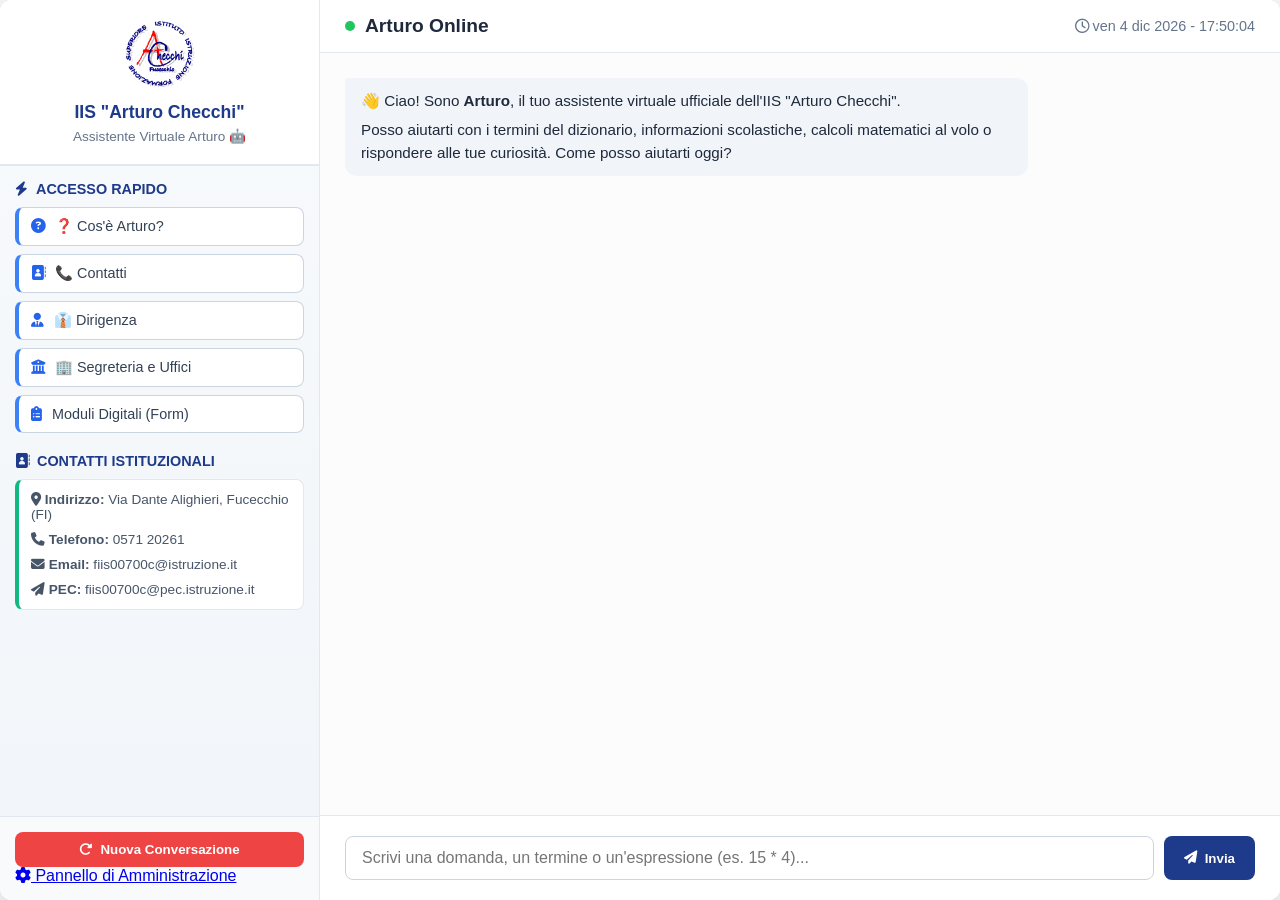
<file: index.html>
<!DOCTYPE html>
<html lang="it">
<head>
    <meta charset="UTF-8">
    <meta name="viewport" content="width=device-width, initial-scale=1.0">
    <title>Assistente Virtuale - Arturo | IIS "Arturo Checchi"</title>
    <link rel="stylesheet" href="css/style.css">
    <!-- FontAwesome per le icone visive -->
    <link rel="stylesheet" href="https://cdnjs.cloudflare.com/ajax/libs/font-awesome/6.4.0/css/all.min.css">
</head>
<body>

    <div class="app-container">
        <!-- BARRA LATERALE: Logo, Contatti Istituzionali e Pulsanti Rapidi -->
        <aside class="sidebar">
            <div class="sidebar-header">
                <img src="logo.png" alt="Logo IIS Arturo Checchi" class="logo" onerror="this.style.display='none'">
                <h2>IIS "Arturo Checchi"</h2>
                <p class="subtitle">Assistente Virtuale Arturo 🤖</p>
            </div>

            <div class="sidebar-content">
                <!-- Sezione Accesso Rapido / FAQ -->
                <div class="sidebar-section">
                    <h3><i class="fa-solid fa-bolt"></i> Accesso Rapido</h3>
                    <div class="quick-buttons" id="faq-buttons-container">
                        <button class="quick-btn" data-query="orario segreteria"><i class="fa-solid fa-clock"></i> Orari Segreteria</button>
                        <button class="quick-btn" data-query="Argo"><i class="fa-solid fa-graduation-cap"></i> Registro Argo</button>
                        <button class="quick-btn" data-query="Teams"><i class="fa-solid fa-video"></i> Microsoft Teams</button>
                        <button class="quick-btn" data-query="modulistica"><i class="fa-solid fa-file-lines"></i> Modulistica</button>
                    </div>
                </div>

                <!-- Sezione Contatti Istituzionali Permanenti -->
                <div class="sidebar-section">
                    <h3><i class="fa-solid fa-address-book"></i> Contatti Istituzionali</h3>
                    <div class="contact-card">
                        <p><i class="fa-solid fa-location-dot"></i> <strong>Indirizzo:</strong> Via Dante Alighieri, Fucecchio (FI)</p>
                        <p><i class="fa-solid fa-phone"></i> <strong>Telefono:</strong> 0571 20261</p>
                        <p><i class="fa-solid fa-envelope"></i> <strong>Email:</strong> fiis00700c@istruzione.it</p>
                        <p><i class="fa-solid fa-paper-plane"></i> <strong>PEC:</strong> fiis00700c@pec.istruzione.it</p>
                    </div>
                </div>
            </div>

            <!-- Footer Sidebar: Nuova Conversazione & Admin -->
            <div class="sidebar-footer">
                <button id="new-chat-btn" class="action-btn-danger">
                    <i class="fa-solid fa-rotate-right"></i> Nuova Conversazione
                </button>
                <a href="admin.html" class="admin-link">
                    <i class="fa-solid fa-gear"></i> Pannello di Amministrazione
                </a>
            </div>
        </aside>

        <!-- AREA PRINCIPALE DI CHAT -->
        <main class="chat-main">
            <header class="chat-header">
                <div class="arturo-status">
                    <span class="status-dot"></span>
                    <h1>Arturo Online</h1>
                </div>
                <div class="chat-tools-info">
                    <span id="live-clock"><i class="fa-regular fa-clock"></i> Caricamento...</span>
                </div>
            </header>

            <!-- Cronologia dei Messaggi -->
            <div class="chat-messages" id="chat-messages">
                <div class="message bot-message">
                    <div class="message-content">
                        <p>👋 Ciao! Sono <strong>Arturo</strong>, il tuo assistente virtuale ufficiale dell'IIS "Arturo Checchi".</p>
                        <p style="margin-top: 6px;">Posso aiutarti con i termini del dizionario, informazioni scolastiche, calcoli matematici al volo o rispondere alle tue curiosità. Come posso aiutarti oggi?</p>
                    </div>
                </div>
            </div>

            <!-- Barra di Input -->
            <div class="chat-input-container">
                <form id="chat-form" autocomplete="off">
                    <input type="text" id="user-input" placeholder="Scrivi una domanda, un termine o un'espressione (es. 15 * 4)..." required>
                    <button type="submit" id="send-btn">
                        <i class="fa-solid fa-paper-plane"></i> Invia
                    </button>
                </form>
            </div>
        </main>
    </div>

    <!-- Script principale -->
    <script src="js/script.js"></script>
</body>
</html>
</file>
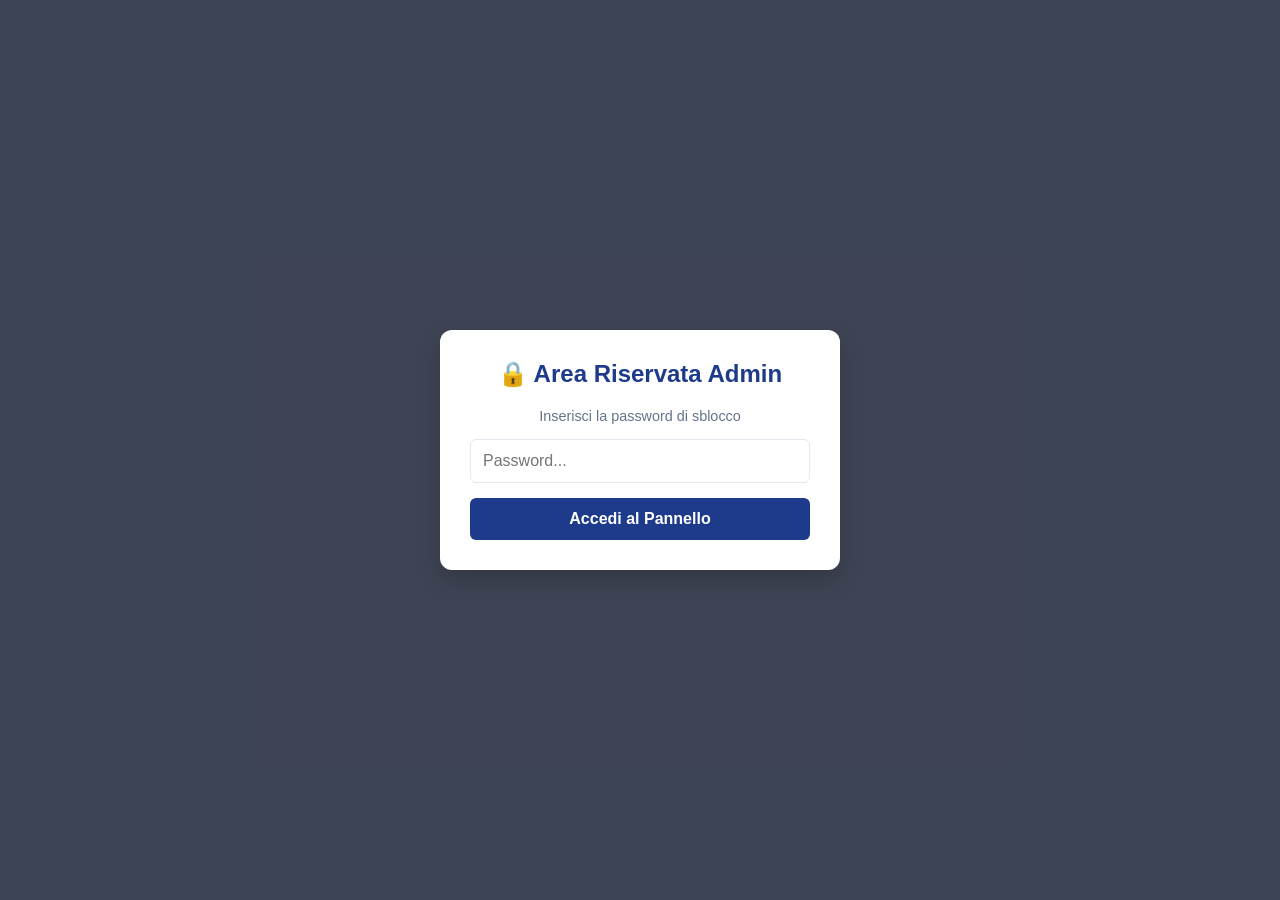
<file: admin.html>
<!DOCTYPE html>
<html lang="it">
<head>
    <meta charset="UTF-8">
    <meta name="viewport" content="width=device-width, initial-scale=1.0">
    <title>Pannello Amministrazione - Arturo</title>
    <link rel="stylesheet" href="https://cdnjs.cloudflare.com/ajax/libs/font-awesome/6.4.0/css/all.min.css">
    <style>
        :root {
            --primary: #1e3a8a;
            --secondary: #3b82f6;
            --success: #10b981;
            --warning: #f59e0b;
            --danger: #ef4444;
            --bg: #f8fafc;
            --card-bg: #ffffff;
            --text: #1e293b;
            --border: #e2e8f0;
        }

        * { box-sizing: border-box; margin: 0; padding: 0; font-family: 'Segoe UI', Tahoma, Geneva, Verdana, sans-serif; }
        body { background: var(--bg); color: var(--text); padding: 20px; }

        /* Schermata Login Password */
        #loginOverlay {
            position: fixed; top: 0; left: 0; width: 100%; height: 100%;
            background: rgba(15, 23, 42, 0.8); display: flex; justify-content: center; align-items: center; z-index: 9999;
        }
        .login-box {
            background: white; padding: 30px; border-radius: 12px; box-shadow: 0 10px 25px rgba(0,0,0,0.2);
            width: 100%; max-width: 400px; text-align: center;
        }
        .login-box h2 { margin-bottom: 20px; color: var(--primary); }
        .login-box input { width: 100%; padding: 12px; margin-bottom: 15px; border: 1px solid var(--border); border-radius: 6px; font-size: 1rem; }
        .login-box button { width: 100%; padding: 12px; background: var(--primary); color: white; border: none; border-radius: 6px; font-weight: bold; cursor: pointer; font-size: 1rem; }
        .login-box button:hover { background: var(--secondary); }

        /* Layout Principale */
        .admin-container { max-width: 1100px; margin: 0 auto; display: none; }
        header { display: flex; justify-content: space-between; align-items: center; background: white; padding: 20px; border-radius: 12px; box-shadow: 0 2px 4px rgba(0,0,0,0.05); margin-bottom: 20px; }
        header h1 { font-size: 1.5rem; color: var(--primary); display: flex; align-items: center; gap: 10px; }
        
        .nav-tabs { display: flex; gap: 10px; margin-bottom: 20px; }
        .nav-tab { padding: 12px 20px; background: white; border: 1px solid var(--border); border-radius: 8px; cursor: pointer; font-weight: 600; color: #64748b; transition: all 0.2s; }
        .nav-tab.active { background: var(--primary); color: white; border-color: var(--primary); box-shadow: 0 4px 6px rgba(30, 58, 138, 0.2); }

        .tab-content { display: none; background: var(--card-bg); padding: 25px; border-radius: 12px; box-shadow: 0 2px 4px rgba(0,0,0,0.05); }
        .tab-content.active { display: block; }

        /* Form e Campi */
        .form-grid { display: grid; grid-template-columns: 1fr 1fr; gap: 20px; margin-bottom: 20px; }
        .form-group { margin-bottom: 15px; }
        .form-group.full { grid-column: span 2; }
        .form-group label { display: block; font-weight: 600; margin-bottom: 6px; font-size: 0.9rem; }
        .form-group input, .form-group textarea, .form-group select { width: 100%; padding: 10px; border: 1px solid var(--border); border-radius: 6px; font-size: 0.95rem; }
        .form-group textarea { resize: vertical; height: 100px; }

        /* Bottoni */
        .btn { padding: 10px 20px; border: none; border-radius: 6px; font-weight: 600; cursor: pointer; display: inline-flex; align-items: center; gap: 8px; transition: opacity 0.2s; }
        .btn:hover { opacity: 0.9; }
        .btn-success { background: var(--success); color: white; }
        .btn-warning { background: var(--warning); color: white; }
        .btn-danger { background: var(--danger); color: white; }
        .btn-secondary { background: #64748b; color: white; }
        .btn-download { background: #0d9488; color: white; }

        /* Tabelle */
        .table-responsive { overflow-x: auto; margin-top: 20px; }
        table { width: 100%; border-collapse: collapse; text-align: left; }
        th, td { padding: 12px 15px; border-bottom: 1px solid var(--border); font-size: 0.95rem; }
        th { background: #f1f5f9; font-weight: 600; color: #475569; }
        td code { background: #f1f5f9; padding: 3px 6px; border-radius: 4px; color: var(--primary); font-weight: bold; }

        .actions-cell { display: flex; gap: 6px; }
        .actions-cell button { padding: 6px 10px; font-size: 0.85rem; }

        /* Sezione Export */
        .export-box textarea { width: 100%; height: 250px; font-family: monospace; font-size: 0.9rem; background: #f8fafc; padding: 15px; border-radius: 8px; border: 1px solid var(--border); margin-top: 10px; }
    </style>
</head>
<body>

    <!-- OVERLAY LOGIN PASSWORD -->
    <div id="loginOverlay">
        <div class="login-box">
            <h2>🔒 Area Riservata Admin</h2>
            <p style="margin-bottom: 15px; color: #64748b; font-size: 0.9rem;">Inserisci la password di sblocco</p>
            <input type="password" id="adminPasswordInput" placeholder="Password..." onkeypress="checkLoginEnter(event)">
            <button onclick="verifyAdminPassword()">Accedi al Pannello</button>
        </div>
    </div>

    <!-- PANNELLO PRINCIPALE -->
    <div class="admin-container" id="adminPanel">
        <header>
            <h1><i class="fa-solid fa-robot"></i> Gestione Amministrativa - Arturo</h1>
            <button class="btn btn-secondary" onclick="location.reload()"><i class="fa-solid fa-lock"></i> Blocca Pannello</button>
        </header>

        <div class="nav-tabs">
            <div class="nav-tab active" onclick="switchTab('faqTab', this)"><i class="fa-solid fa-comments"></i> Gestione FAQ</div>
            <div class="nav-tab" onclick="switchTab('btnTab', this)"><i class="fa-solid fa-icons"></i> Gestione Pulsanti Rapidi</div>
            <div class="nav-tab" onclick="switchTab('exportTab', this)"><i class="fa-solid fa-code"></i> Esporta Codice</div>
        </div>

        <!-- SCHEDA 1: FAQ -->
        <div id="faqTab" class="tab-content active">
            <div style="display: flex; justify-content: space-between; align-items: center; margin-bottom: 20px;">
                <h2 id="faqFormTitle" style="color: var(--primary); margin: 0;"><i class="fa-solid fa-plus-circle"></i> Aggiungi Nuova FAQ</h2>
                <button type="button" class="btn btn-secondary" id="faqNewBtn" onclick="resetFaqForm()" style="display: none;"><i class="fa-solid fa-plus"></i> Crea Nuovo</button>
            </div>
            
            <form id="faqForm" onsubmit="handleFaqSubmit(event)">
                <input type="hidden" id="faqEditIndex" value="-1">
                <div class="form-grid">
                    <div class="form-group">
                        <label>ID Univoco (es. FORM_FOTOCOPIE, ORARIO):</label>
                        <input type="text" id="faqId" required placeholder="ID maiuscolo senza spazi">
                    </div>
                    <div class="form-group">
                        <label>Categoria Ufficiale:</label>
                        <select id="faqCategory" class="form-control">
                            <option value="form">📋 form (Moduli Microsoft Forms)</option>
                            <option value="scuola">🏫 scuola (Informazioni e Uffici)</option>
                            <option value="personali">👋 personali (Presentazioni, battute e indovinelli)</option>
                            <option value="dizionario">📖 dizionario (Termini enciclopedici)</option>
                        </select>
                    </div>
                    <div class="form-group full">
                        <label>Parole Chiave (separate da virgola):</label>
                        <input type="text" id="faqKeywords" required placeholder="fotocopie, stampa, carta">
                    </div>
                    <div class="form-group full">
                        <label>Risposta del Bot:</label>
                        <textarea id="faqResponse" required placeholder="Testo della risposta (puoi usare HTML o **grassetto**)..."></textarea>
                    </div>
                </div>
                <div style="display: flex; gap: 10px; flex-wrap: wrap;">
                    <button type="submit" class="btn btn-success" id="faqSubmitBtn"><i class="fa-solid fa-save"></i> Salva FAQ</button>
                    <button type="button" class="btn btn-danger" id="faqDeleteInFormBtn" style="display:none;" onclick="deleteCurrentEditingFaq()"><i class="fa-solid fa-trash"></i> Elimina questa FAQ</button>
                    <button type="button" class="btn btn-secondary" id="faqCancelBtn" style="display:none;" onclick="resetFaqForm()">Annulla</button>
                </div>
            </form>

            <hr style="margin: 30px 0; border:0; border-top: 1px solid var(--border);">

            <div style="display: flex; justify-content: space-between; align-items: center; margin-bottom: 15px; flex-wrap: wrap; gap: 15px;">
                <h3 style="margin: 0;">Elenco FAQ Esistenti</h3>
                <div style="display: flex; align-items: center; gap: 10px; flex-wrap: wrap;">
                    <input type="text" id="faqTableSearch" placeholder="🔍 Cerca ID o parola chiave..." style="padding: 8px 12px; border-radius: 6px; border: 1px solid var(--border); width: 220px; font-size: 0.95rem;" oninput="renderFaqTable()">
                    <select id="faqCategoryFilter" style="padding: 8px 12px; border-radius: 6px; border: 1px solid var(--border); font-size: 0.95rem;" onchange="renderFaqTable()">
                        <option value="ALL">📁 Tutte le categorie</option>
                        <option value="form">📋 form</option>
                        <option value="scuola">🏫 scuola</option>
                        <option value="personali">👋 personali</option>
                        <option value="dizionario">📖 dizionario</option>
                    </select>
                </div>
            </div>

            <div class="table-responsive">
                <table>
                    <thead>
                        <tr>
                            <th>ID & Categoria</th>
                            <th>Parole Chiave</th>
                            <th>Risposta</th>
                            <th>Azioni</th>
                        </tr>
                    </thead>
                    <tbody id="faqTableBody">
                        <!-- Caricato dinamicamente -->
                    </tbody>
                </table>
            </div>
        </div>

<!-- SCHEDA 2: PULSANTI RAPIDI POTENZIATA -->
        <div id="btnTab" class="tab-content">
            <h2 id="btnFormTitle" style="margin-bottom: 20px; color: var(--primary);"><i class="fa-solid fa-plus-circle"></i> Aggiungi o Modifica Pulsante Rapido</h2>
            
            <form id="btnForm" onsubmit="handleBtnSubmit(event)">
                <input type="hidden" id="btnEditIndex" value="-1">
                <div class="form-grid">
                    <div class="form-group">
                        <label>Etichetta Visibile del Pulsante:</label>
                        <input type="text" id="btnLabel" required placeholder="🏫 Nome Pulsante">
                    </div>
                    <div class="form-group">
                        <label>ID FAQ Collegato (Generato Automaticamente):</label>
                        <input type="text" id="btnFaqId" required placeholder="es. NOME_PULSANTE">
                    </div>
<div class="form-group full">
                        <label>🎨 Scegli un'Icona:</label>
                        <select id="btnIconSelect" class="form-control" onchange="document.getElementById('btnIconInput').value = this.value">
                            <!-- Scuola e Uffici -->
                            <option value="fa-solid fa-building-columns">🏢 Edificio / Uffici</option>
                            <option value="fa-solid fa-graduation-cap">🎓 Diploma / Tocco</option>
                            <option value="fa-solid fa-user-tie">👔 Dirigente</option>
                            <option value="fa-solid fa-chalkboard-user">👨‍🏫 Docente</option>
                            <option value="fa-solid fa-users">👥 Gruppo / Persone</option>
                            <option value="fa-solid fa-school">🏫 Scuola</option>
                            <option value="fa-solid fa-id-card">🪪 Badge / Tessera</option>
                            <option value="fa-solid fa-child-reaching">🎒 Studente / Ragazzo</option>
                            <option value="fa-solid fa-award">🏆 Premio / Merito</option>
                            
                            <!-- Informatica e Digitali -->
                            <option value="fa-solid fa-laptop-code">💻 Computer / Tech</option>
                            <option value="fa-solid fa-desktop">🖥️ Postazione PC</option>
                            <option value="fa-solid fa-key">🔑 Chiave / Password</option>
                            <option value="fa-solid fa-print">🖨️ Stampante</option>
                            <option value="fa-solid fa-network-wired">🌐 Rete</option>
                            <option value="fa-solid fa-shield-halved">🛡️ Sicurezza</option>
                            <option value="fa-solid fa-database">🗄️ Database</option>
                            <option value="fa-solid fa-microchip">🛜 Hardware / Chip</option>
                            <option value="fa-solid fa-server">🖧 Server</option>
                            <option value="fa-solid fa-wifi">📶 Wi-Fi / Connessione</option>
                            <option value="fa-solid fa-bug">🐛 Bug / Errore</option>

                            <!-- Modulistica e Documenti -->
                            <option value="fa-solid fa-file-lines">📄 Documento</option>
                            <option value="fa-solid fa-file-pdf">📑 PDF</option>
                            <option value="fa-solid fa-clipboard-list">📋 Modulo / Lista</option>
                            <option value="fa-solid fa-folder-open">📂 Cartella</option>
                            <option value="fa-solid fa-pen-nib">✒️ Penna / Firma</option>
                            <option value="fa-solid fa-file-circle-check">✅ Modulo Approvato</option>
                            <option value="fa-solid fa-file-signature">✍️ Firma digitale</option>

                            <!-- Cultura e Utilità -->
                            <option value="fa-solid fa-book">📖 Libro / Dizionario</option>
                            <option value="fa-solid fa-circle-question">❓ Domanda</option>
                            <option value="fa-solid fa-address-book">📞 Contatti</option>
                            <option value="fa-solid fa-calendar-days">📅 Calendario</option>
                            <option value="fa-solid fa-clock">⏰ Orologio</option>
                            <option value="fa-solid fa-bullhorn">📢 Avviso</option>
                            <option value="fa-solid fa-map-location-dot">📍 Posizione</option>
                            <option value="fa-solid fa-book-open">📖 Libro aperto</option>
                            <option value="fa-solid fa-pen-to-square">📝 Modifica / Scrivi</option>
                            <option value="fa-solid fa-phone">📞 Telefono</option>
                            <option value="fa-solid fa-envelope">✉️ Email</option>

                            <!-- Strumenti, Laboratorio e Varie -->
                            <option value="fa-solid fa-screwdriver-wrench">🛠️ Strumenti / Manutenzione</option>
                            <option value="fa-solid fa-flask">🧪 Laboratorio / Chimica</option>
                            <option value="fa-solid fa-atom">⚛️ Scienza / Atomo</option>
                            <option value="fa-solid fa-gears">⚙️ Impostazioni / Ingranaggi</option>
                            <option value="fa-solid fa-toolbox">🧰 Valigetta attrezzi</option>
                            <option value="fa-solid fa-lightbulb">💡 Idea / Soluzione</option>
                            <option value="fa-solid fa-star">⭐ Preferito / Importante</option>
                            <option value="fa-solid fa-heart">❤️ Cuore / Mi piace</option>
                            <option value="fa-solid fa-circle-info">ℹ️ Informazioni</option>
                            <option value="fa-solid fa-triangle-exclamation">⚠️ Attenzione / Avviso</option>
                        </select>
                    </div>
                    <div class="form-group full">
                        <label>Classe Icona CSS (Generata in automatico):</label>
                        <input type="text" id="btnIconInput" required readonly value="fa-solid fa-building-columns" style="background: #f1f5f9; color: #64748b; cursor: not-allowed;">
                    </div>
                    <div class="form-group full">
                        <label>💬 Risposta del Bot associata al Pulsante:</label>
                        <textarea id="btnResponseText" required placeholder="Scrivi qui cosa deve rispondere Arturo quando l'utente clicca questo pulsante..."></textarea>
                    </div>
                </div>
                <div style="display: flex; gap: 10px; flex-wrap: wrap;">
                    <button type="submit" class="btn btn-success" id="btnSubmitBtn"><i class="fa-solid fa-save"></i> Salva Pulsante e Risposta</button>
                    <button type="button" class="btn btn-secondary" id="btnCancelBtn" style="display:none;" onclick="resetBtnForm()">Annulla</button>
                </div>
            </form>

            <hr style="margin: 30px 0; border:0; border-top: 1px solid var(--border);">

            <h3 style="margin-bottom: 15px;">Pulsanti Rapidi Attivi</h3>
            <div class="table-responsive">
                <table>
                    <thead>
                        <tr>
                            <th>Etichetta & Icona</th>
                            <th>Risposta Collegata</th>
                            <th>Azioni</th>
                        </tr>
                    </thead>
                    <tbody id="btnTableBody">
                        <!-- Caricato dinamicamente -->
                    </tbody>
                </table>
            </div>
        </div>

        <!-- SCHEDA 3: ESPORTA -->
        <div id="exportTab" class="tab-content export-box">
            <h2 style="margin-bottom: 10px; color: var(--primary);"><i class="fa-solid fa-file-code"></i> Codice Pronto per `script.js`</h2>
            <p style="color: #64748b; margin-bottom: 15px;">Usa i pulsanti sottostanti per copiare il codice negli appunti o scaricare direttamente il file aggiornato per GitHub[cite: 2].</p>
            
            <div style="display: flex; gap: 10px; flex-wrap: wrap; margin-bottom: 10px;">
                <button class="btn btn-success" onclick="copyExportCode()"><i class="fa-solid fa-copy"></i> Copia Negli Appunti</button>
                <button class="btn btn-download" onclick="downloadScriptFile()"><i class="fa-solid fa-download"></i> Scarica script.js</button>
            </div>

            <textarea id="exportArea" readonly></textarea>
        </div>
    </div>

    <!-- Collegamento ai file script necessari -->
    <script src="js/script.js"></script>
    <script src="js/admin.js"></script>
</body>
</html>
</file>
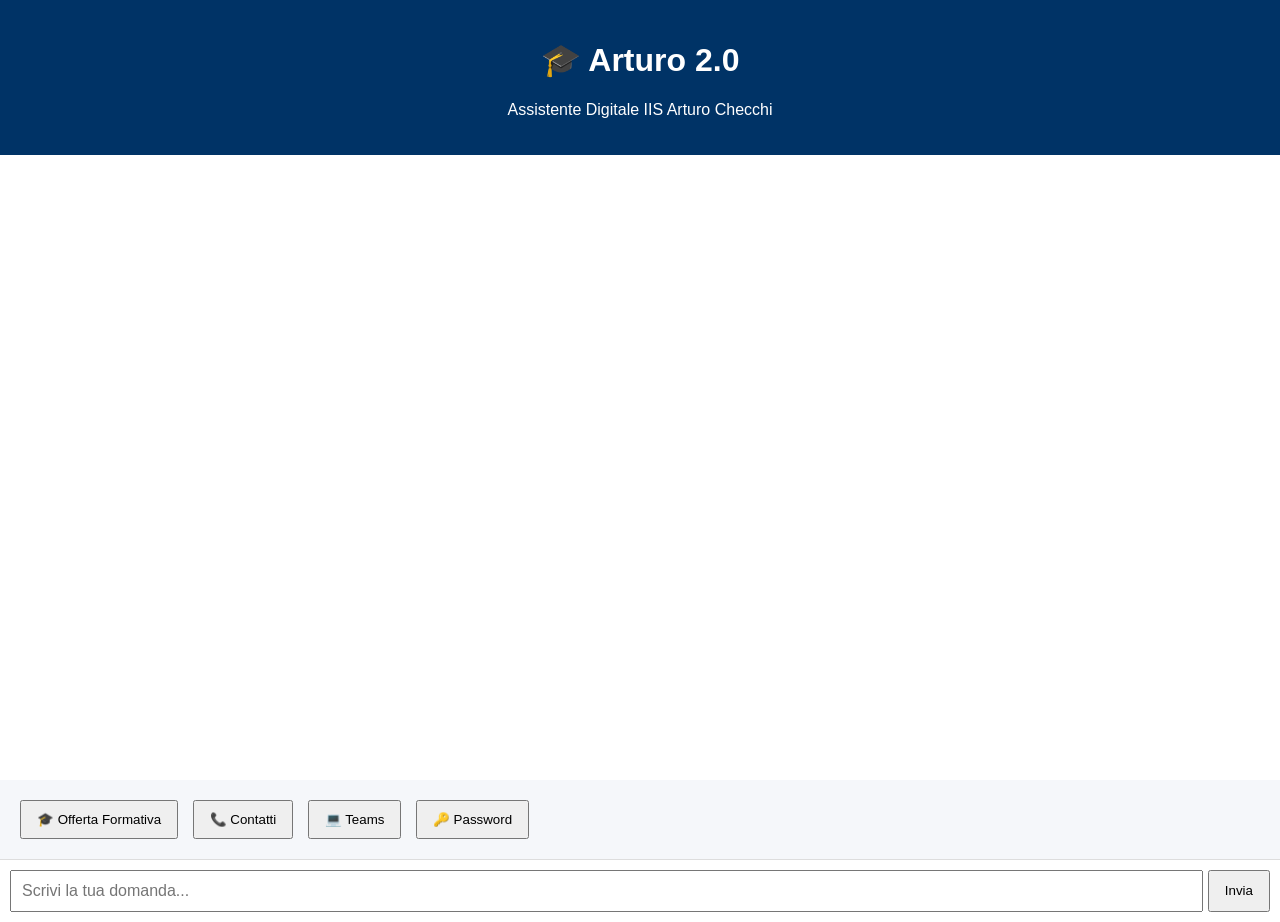
<file: index_old.html>
<!DOCTYPE html>
<html lang="it">
<head>
<meta charset="UTF-8">
<meta name="viewport" content="width=device-width, initial-scale=1">
<title>Arturo 2.0</title>

<style>
body{
font-family:Arial,sans-serif;
background:#f5f7fa;
margin:0;
}

header{
background:#003366;
color:white;
padding:20px;
text-align:center;
}

#chat{
height:65vh;
overflow-y:auto;
padding:20px;
background:white;
}

.msg{
margin:10px 0;
padding:10px;
border-radius:10px;
max-width:80%;
}

.user{
background:#dbeafe;
margin-left:auto;
}

.bot{
background:#e5e7eb;
}

#inputArea{
display:flex;
padding:10px;
background:white;
border-top:1px solid #ddd;
}

#question{
flex:1;
padding:10px;
font-size:16px;
}

button{
padding:10px 15px;
margin-left:5px;
cursor:pointer;
}

.quick{
margin:5px;
}
</style>
</head>
<body>

<header>
<h1>🎓 Arturo 2.0</h1>
<p>Assistente Digitale IIS Arturo Checchi</p>
</header>

<div id="chat"></div>

<div style="padding:15px;">
<button class="quick" onclick="ask('Offerta Formativa')">🎓 Offerta Formativa</button>
<button class="quick" onclick="ask('Contatti')">📞 Contatti</button>
<button class="quick" onclick="ask('Teams')">💻 Teams</button>
<button class="quick" onclick="ask('Password')">🔑 Password</button>
</div>

<div id="inputArea">
<input id="question" placeholder="Scrivi la tua domanda...">
<button onclick="send()">Invia</button>
</div>

<script>

let faq=[];

fetch('faq.json')
.then(r=>r.json())
.then(data=>faq=data);

function addMessage(text,cls){
const div=document.createElement('div');
div.className='msg '+cls;
div.innerHTML=text;
document.getElementById('chat').appendChild(div);
document.getElementById('chat').scrollTop=document.getElementById('chat').scrollHeight;
}

function send(){

let q=document.getElementById('question').value.trim().toLowerCase();

if(!q)return;

addMessage(q,'user');

let found=null;

faq.forEach(item=>{
item.keywords.forEach(k=>{
if(q.includes(k.toLowerCase()))
found=item;
});
});

if(found){

let risposta=found.responses.join("<br><br>");

addMessage(risposta,'bot');

}else{

addMessage(
"🤖 Non ho trovato una risposta precisa. Prova con: Offerta Formativa, Contatti, Teams, Outlook, OneDrive, Argo o Password.",
'bot'
);

}

document.getElementById('question').value='';
}

function ask(text){
document.getElementById('question').value=text;
send();
}

document.getElementById('question').addEventListener('keypress',function(e){
if(e.key==='Enter') send();
});

</script>

</body>
</html>
</file>
<file: css/style.css>
/* ==========================================================
   CSS ORIGINALE INTERFACCIA ARTURO - IIS "Arturo Checchi"
   ========================================================== */

* {
    box-sizing: border-box;
    margin: 0;
    padding: 0;
}

body {
    font-family: 'Segoe UI', Tahoma, Geneva, Verdana, sans-serif;
    background-color: #f3f4f6;
    color: #1f2937;
    height: 100vh;
    display: flex;
    justify-content: center;
    align-items: center;
    overflow: hidden;
}

.app-container {
    display: flex;
    width: 100%;
    height: 100%;
    max-width: 1400px;
    max-height: 900px;
    background: #ffffff;
    box-shadow: 0 10px 25px rgba(0, 0, 0, 0.1);
    border-radius: 12px;
    overflow: hidden;
}

/* SIDEBAR STYLING */
.sidebar {
    width: 320px;
    background: linear-gradient(180deg, #f8fafc 0%, #f1f5f9 100%);
    border-right: 1px solid #e2e8f0;
    display: flex;
    flex-direction: column;
    justify-content: space-between;
}

.sidebar-header {
    padding: 20px;
    text-align: center;
    background: #ffffff;
    border-bottom: 2px solid #e2e8f0;
}

.logo {
    width: 70px;
    height: auto;
    margin-bottom: 10px;
}

.sidebar-header h2 {
    font-size: 1.1rem;
    color: #1e3a8a;
    margin-bottom: 5px;
}

.subtitle {
    font-size: 0.85rem;
    color: #64748b;
}

.sidebar-content {
    flex: 1;
    overflow-y: auto;
    padding: 15px;
}

.sidebar-section {
    margin-bottom: 20px;
}

.sidebar-section h3 {
    font-size: 0.9rem;
    text-transform: uppercase;
    color: #1e3a8a;
    margin-bottom: 10px;
    display: flex;
    align-items: center;
    gap: 8px;
    font-weight: 700;
}

.quick-buttons {
    display: flex;
    flex-direction: column;
    gap: 8px;
}

.quick-btn {
    background: #ffffff;
    border: 1px solid #cbd5e1;
    border-left: 4px solid #3b82f6;
    padding: 10px 12px;
    border-radius: 8px;
    font-size: 0.9rem;
    color: #334155;
    text-align: left;
    cursor: pointer;
    display: flex;
    align-items: center;
    gap: 10px;
    transition: all 0.25s ease;
}

.quick-btn:hover {
    background-color: #eff6ff;
    border-color: #94a3b8;
    border-left-color: #1e3a8a;
    color: #1e3a8a;
    transform: translateX(3px);
}

.quick-btn i {
    color: #2563eb;
}

.contact-card {
    background: #ffffff;
    border: 1px solid #e2e8f0;
    border-left: 4px solid #10b981;
    border-radius: 8px;
    padding: 12px;
    font-size: 0.85rem;
    color: #475569;
}

.contact-card p {
    margin-bottom: 10px;
}

.contact-card p:last-child {
    margin-bottom: 0;
}

.contact-link {
    color: inherit;
    text-decoration: none;
    display: block;
    transition: color 0.2s;
}

.contact-link:hover {
    color: #1e3a8a;
}

.sidebar-footer {
    padding: 15px;
    border-top: 1px solid #e2e8f0;
    background-color: #f8fafc;
}

.action-btn-danger {
    width: 100%;
    padding: 10px;
    background-color: #ef4444;
    color: white;
    border: none;
    border-radius: 8px;
    cursor: pointer;
    font-weight: 600;
    display: flex;
    align-items: center;
    justify-content: center;
    gap: 8px;
    transition: background-color 0.2s;
}

.action-btn-danger:hover {
    background-color: #dc2626;
}

/* MAIN CHAT STYLING */
.chat-main {
    flex: 1;
    display: flex;
    flex-direction: column;
    background-color: #ffffff;
}

.chat-header {
    padding: 15px 25px;
    background: #ffffff;
    border-bottom: 1px solid #e2e8f0;
    display: flex;
    justify-content: space-between;
    align-items: center;
}

.arturo-status {
    display: flex;
    align-items: center;
    gap: 10px;
}

.status-dot {
    width: 10px;
    height: 10px;
    background-color: #22c55e;
    border-radius: 50%;
    display: inline-block;
}

.arturo-status h1 {
    font-size: 1.2rem;
    color: #1e293b;
}

.chat-tools-info {
    font-size: 0.9rem;
    color: #64748b;
}

.chat-messages {
    flex: 1;
    padding: 25px;
    overflow-y: auto;
    display: flex;
    flex-direction: column;
    gap: 15px;
    background-color: #fcfcfc;
}

.message {
    display: flex;
    gap: 12px;
    max-width: 75%;
}

.bot-message {
    align-self: flex-start;
}

.user-message {
    align-self: flex-end;
    flex-direction: row-reverse;
}

.message-avatar {
    width: 36px;
    height: 36px;
    border-radius: 50%;
    background-color: #1e3a8a;
    color: white;
    display: flex;
    align-items: center;
    justify-content: center;
    font-size: 0.9rem;
    flex-shrink: 0;
}

.user-message .message-avatar {
    background-color: #3b82f6;
}

.message-content {
    padding: 12px 16px;
    border-radius: 12px;
    font-size: 0.95rem;
    line-height: 1.5;
}

.bot-message .message-content {
    background-color: #f1f5f9;
    color: #1e293b;
    border-top-left-radius: 2px;
}

.user-message .message-content {
    background-color: #1e3a8a;
    color: #ffffff;
    border-top-right-radius: 2px;
}

.chat-input-container {
    padding: 20px 25px;
    background: #ffffff;
    border-top: 1px solid #e2e8f0;
}

#chat-form {
    display: flex;
    gap: 10px;
}

#user-input {
    flex: 1;
    padding: 12px 16px;
    border: 1px solid #cbd5e1;
    border-radius: 8px;
    outline: none;
    font-size: 1rem;
    transition: border-color 0.2s;
}

#user-input:focus {
    border-color: #1e3a8a;
}

#send-btn {
    padding: 0 20px;
    background-color: #1e3a8a;
    color: white;
    border: none;
    border-radius: 8px;
    cursor: pointer;
    font-weight: 600;
    display: flex;
    align-items: center;
    gap: 8px;
    transition: background-color 0.2s;
}

#send-btn:hover {
    background-color: #1e40af;
}

/* RESPONSIVE PER SMARTPHONE */
@media (max-width: 768px) {
    body {
        overflow: auto;
        height: auto;
    }
    .app-container {
        flex-direction: column;
        max-height: none;
        height: 100vh;
        border-radius: 0;
    }
    .sidebar {
        width: 100%;
        max-height: 220px;
    }
    .sidebar-content {
        padding: 10px;
    }
    .quick-buttons {
        flex-direction: row;
        overflow-x: auto;
    }
    .quick-btn {
        flex: 0 0 auto;
    }
    .contact-card {
        display: none;
    }
    #user-input {
        font-size: 16px !important;
    }
/* ==========================================================
   OTTIMIZZAZIONE MOBILE DEFINITIVA PER SMARTPHONE (CORRETTA)
   ========================================================== */
@media (max-width: 768px) {
    /* Rende la pagina fluida senza blocchi rigidi */
    html, body {
        height: 100%;
        overflow: auto;
        background-color: #f3f4f6;
    }

    .app-container {
        flex-direction: column;
        height: 100vh;
        max-height: none;
        border-radius: 0;
        box-shadow: none;
        width: 100%;
    }

    /* Compatta al massimo la testata superiore su mobile */
    .sidebar {
        width: 100%;
        height: auto;
        max-height: none;
        padding: 8px 10px;
        background: #ffffff;
        border-bottom: 1px solid #e2e8f0;
    }

    .sidebar-header {
        display: none; /* Nasconde logo e titolo grandi per recuperare spazio verticale */
    }

    .contact-card, .sidebar-footer {
        display: none; /* Nasconde i contatti e il pulsante per lasciare spazio alla chat */
    }

    .sidebar-section {
        margin-bottom: 0;
    }

    .sidebar-section h3 {
        font-size: 0.75rem;
        margin-bottom: 4px;
        color: #1e3a8a;
    }

    /* Pulsanti rapidi orizzontali perfettamente scorrevoli */
    .quick-buttons {
        display: flex;
        flex-direction: row;
        overflow-x: auto;
        gap: 6px;
        padding-bottom: 4px;
        -webkit-overflow-scrolling: touch;
        white-space: nowrap;
    }

    .quick-btn {
        flex: 0 0 auto;
        padding: 6px 12px;
        font-size: 0.8rem;
    }

    /* Area principale della chat */
    .chat-main {
        flex: 1;
        display: flex;
        flex-direction: column;
        background-color: #ffffff;
        overflow: hidden;
    }

    .chat-header {
        padding: 8px 12px;
        flex-wrap: wrap;
        gap: 5px;
        background: #f8fafc;
        border-bottom: 1px solid #e2e8f0;
    }

    .arturo-status h1 {
        font-size: 0.95rem;
    }

    /* Rende data e ora più compatte per farle entrare comodamente in alto a destra */
    .chat-tools-info {
        font-size: 0.75rem;
        color: #475569;
    }

    .chat-messages {
        flex: 1;
        padding: 12px;
        overflow-y: auto;
    }

    .message {
        max-width: 90%;
    }

    /* Fissa la barra di digitazione in basso in modo che non si sovrapponga */
    .chat-input-container {
        padding: 10px 12px;
        background: #ffffff;
        border-top: 1px solid #e2e8f0;
        position: sticky;
        bottom: 0;
        z-index: 1000;
    }

    #user-input {
        font-size: 16px !important; /* Evita lo zoom automatico su iOS/Android */
        padding: 10px 12px;
    }
}
</file>
